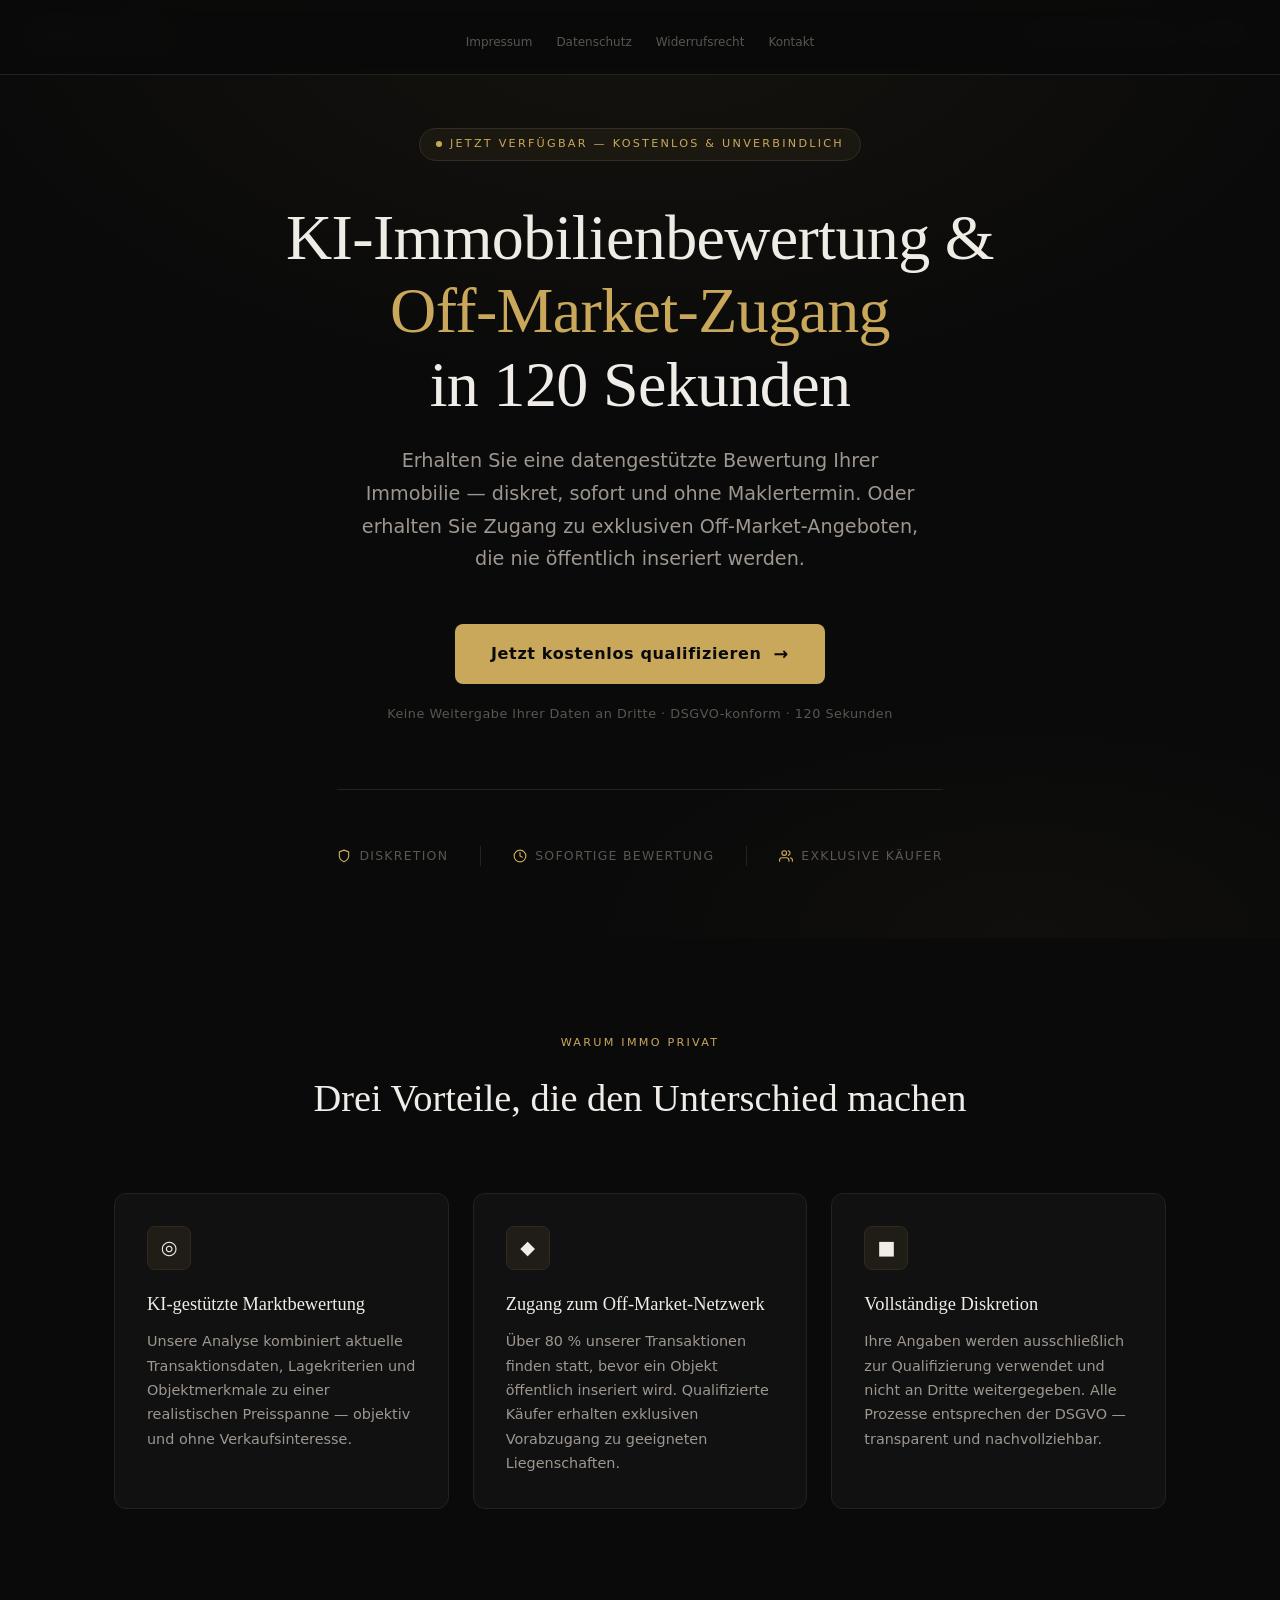
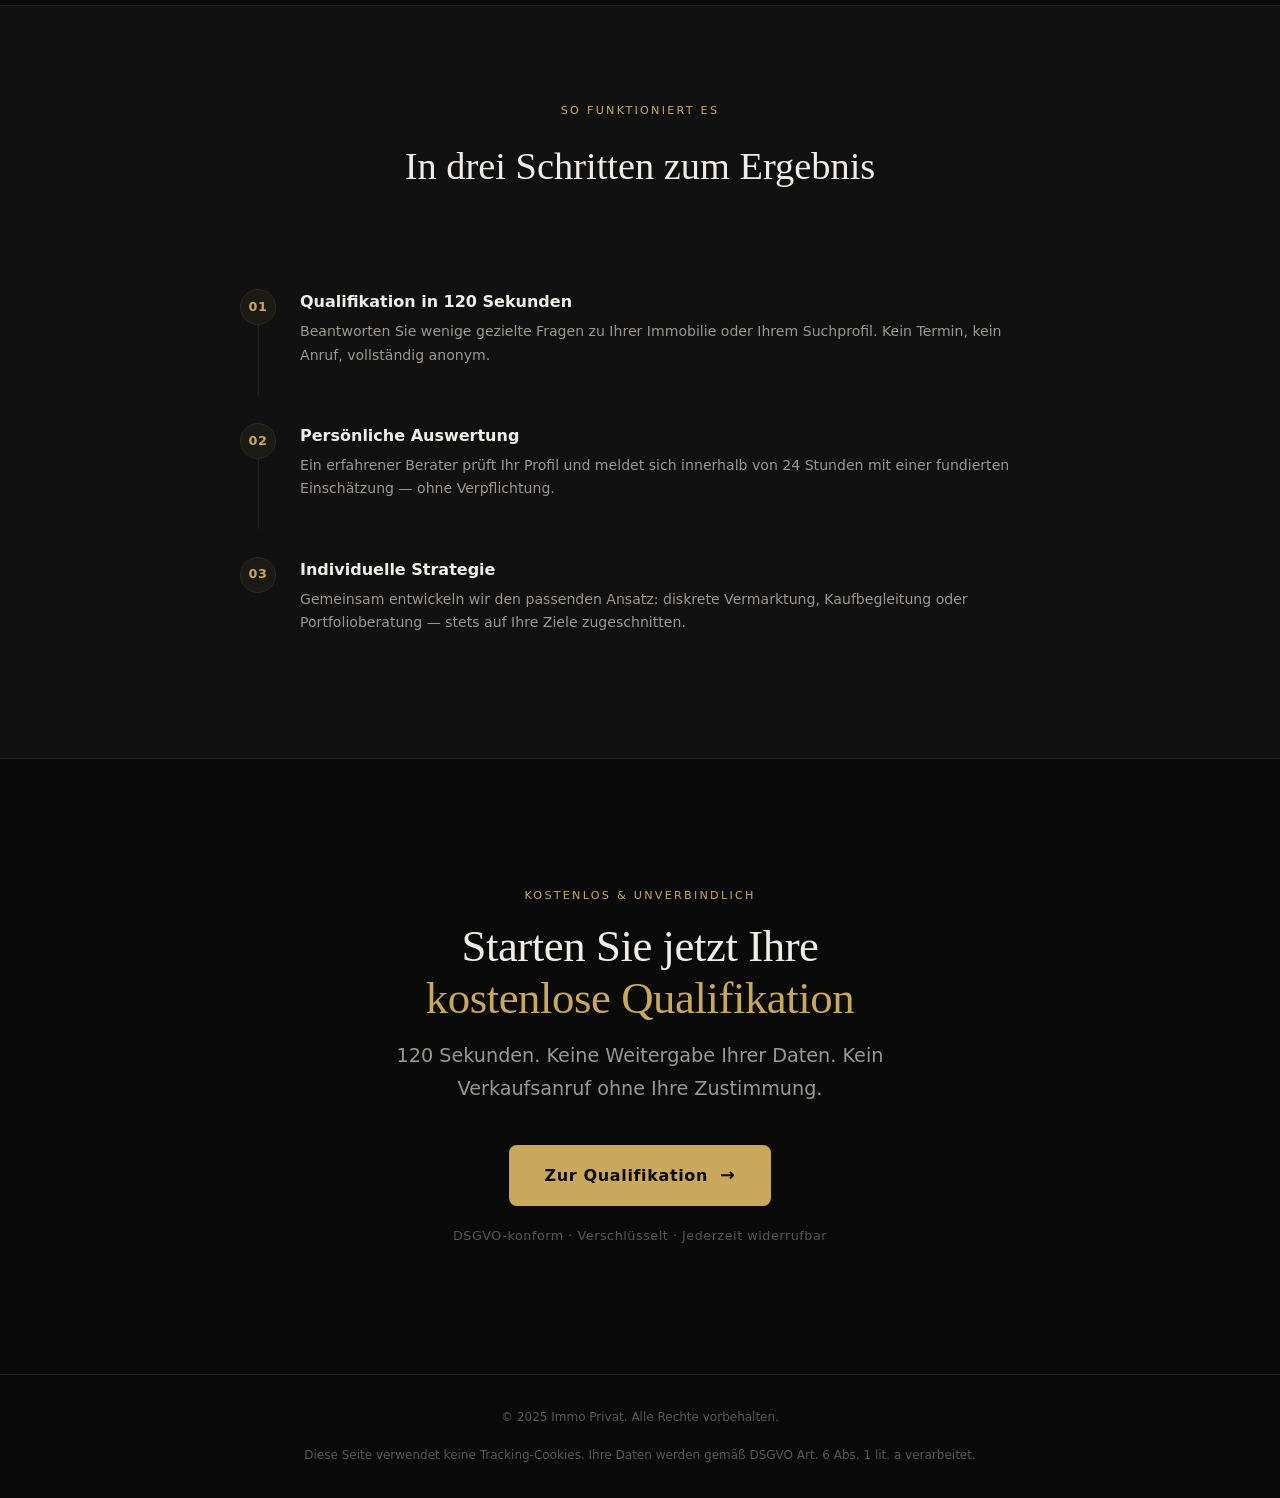
<file: landing/index.html>
<!DOCTYPE html>
<html lang="de">
<head>
  <meta charset="UTF-8" />
  <meta name="viewport" content="width=device-width, initial-scale=1.0" />
  <meta name="description" content="KI-gestützte Immobilienbewertung und exklusiver Off-Market-Zugang in 120 Sekunden. Diskret, sofort, DSGVO-konform." />
  <title>KI-Immobilienbewertung &amp; Off-Market-Zugang in 120 Sekunden</title>
  <style>
    *, *::before, *::after {
      box-sizing: border-box;
      margin: 0;
      padding: 0;
    }

    :root {
      --bg-primary:    #0a0a0a;
      --bg-card:       #111111;
      --bg-card-hover: #161616;
      --accent:        #c9a85c;
      --accent-dark:   #a8863d;
      --accent-light:  #e8c97a;
      --text-primary:  #f0ede8;
      --text-secondary:#9e9790;
      --text-muted:    #5a5650;
      --border:        #222222;
      --border-accent: #2e2a22;
      --radius-sm:     4px;
      --radius-md:     8px;
      --radius-lg:     12px;
      --font-main:     'Georgia', 'Times New Roman', serif;
      --font-sans:     system-ui, -apple-system, 'Segoe UI', sans-serif;
    }

    html {
      scroll-behavior: smooth;
    }

    body {
      background-color: var(--bg-primary);
      color: var(--text-primary);
      font-family: var(--font-sans);
      line-height: 1.6;
      min-height: 100vh;
      -webkit-font-smoothing: antialiased;
    }

    /* ── Navigation ── */
    nav {
      position: fixed;
      top: 0;
      left: 0;
      right: 0;
      z-index: 100;
      display: flex;
      align-items: center;
      justify-content: space-between;
      padding: 1.25rem 2rem;
      background: rgba(10, 10, 10, 0.92);
      backdrop-filter: blur(12px);
      -webkit-backdrop-filter: blur(12px);
      border-bottom: 1px solid var(--border);
    }

    .nav-logo {
      font-family: var(--font-main);
      font-size: 1.1rem;
      letter-spacing: 0.12em;
      color: var(--accent);
      text-transform: uppercase;
      text-decoration: none;
    }

    .nav-tagline {
      font-size: 0.75rem;
      color: var(--text-muted);
      letter-spacing: 0.08em;
      text-transform: uppercase;
    }

    /* ── Hero ── */
    .hero {
      min-height: 100vh;
      display: flex;
      flex-direction: column;
      align-items: center;
      justify-content: center;
      padding: 8rem 1.5rem 4rem;
      text-align: center;
      position: relative;
      overflow: hidden;
    }

    .hero::before {
      content: '';
      position: absolute;
      inset: 0;
      background:
        radial-gradient(ellipse 80% 60% at 50% 0%, rgba(201,168,92,0.06) 0%, transparent 70%),
        radial-gradient(ellipse 60% 40% at 80% 100%, rgba(201,168,92,0.03) 0%, transparent 60%);
      pointer-events: none;
    }

    .hero-eyebrow {
      display: inline-flex;
      align-items: center;
      gap: 0.5rem;
      font-size: 0.7rem;
      letter-spacing: 0.2em;
      text-transform: uppercase;
      color: var(--accent);
      border: 1px solid var(--border-accent);
      background: rgba(201,168,92,0.06);
      padding: 0.4rem 1rem;
      border-radius: 100px;
      margin-bottom: 2.5rem;
    }

    .hero-eyebrow::before {
      content: '';
      width: 6px;
      height: 6px;
      border-radius: 50%;
      background: var(--accent);
      animation: pulse 2s ease-in-out infinite;
    }

    @keyframes pulse {
      0%, 100% { opacity: 1; transform: scale(1); }
      50%       { opacity: 0.4; transform: scale(0.8); }
    }

    .hero-headline {
      font-family: var(--font-main);
      font-size: clamp(2rem, 6vw, 4rem);
      font-weight: normal;
      line-height: 1.15;
      letter-spacing: -0.01em;
      color: var(--text-primary);
      max-width: 820px;
      margin: 0 auto 1.5rem;
    }

    .hero-headline em {
      font-style: normal;
      color: var(--accent);
    }

    .hero-sub {
      font-size: clamp(1rem, 2.5vw, 1.2rem);
      color: var(--text-secondary);
      max-width: 560px;
      margin: 0 auto 3rem;
      line-height: 1.7;
    }

    .cta-primary {
      display: inline-flex;
      align-items: center;
      gap: 0.75rem;
      background: var(--accent);
      color: #0a0a0a;
      text-decoration: none;
      font-weight: 700;
      font-size: 1rem;
      letter-spacing: 0.04em;
      padding: 1rem 2.25rem;
      border-radius: var(--radius-md);
      transition: background 0.2s ease, transform 0.15s ease, box-shadow 0.2s ease;
      box-shadow: 0 0 0 0 rgba(201,168,92,0.4);
    }

    .cta-primary:hover {
      background: var(--accent-light);
      transform: translateY(-2px);
      box-shadow: 0 8px 32px rgba(201,168,92,0.25);
    }

    .cta-primary:active {
      transform: translateY(0);
    }

    .cta-arrow {
      font-size: 1.1rem;
      transition: transform 0.2s ease;
    }

    .cta-primary:hover .cta-arrow {
      transform: translateX(4px);
    }

    .hero-note {
      margin-top: 1.25rem;
      font-size: 0.8rem;
      color: var(--text-muted);
      letter-spacing: 0.04em;
    }

    /* ── Trust bar ── */
    .trust-bar {
      display: flex;
      align-items: center;
      justify-content: center;
      flex-wrap: wrap;
      gap: 0 2rem;
      margin-top: 4rem;
      padding-top: 3rem;
      border-top: 1px solid var(--border);
    }

    .trust-item {
      display: flex;
      align-items: center;
      gap: 0.5rem;
      font-size: 0.78rem;
      letter-spacing: 0.1em;
      text-transform: uppercase;
      color: var(--text-muted);
      padding: 0.5rem 0;
    }

    .trust-item svg {
      flex-shrink: 0;
      color: var(--accent);
    }

    .trust-divider {
      width: 1px;
      height: 20px;
      background: var(--border);
    }

    /* ── Benefits ── */
    .benefits {
      padding: 6rem 1.5rem;
      max-width: 1100px;
      margin: 0 auto;
    }

    .section-label {
      font-size: 0.7rem;
      letter-spacing: 0.2em;
      text-transform: uppercase;
      color: var(--accent);
      margin-bottom: 1rem;
      text-align: center;
    }

    .section-title {
      font-family: var(--font-main);
      font-size: clamp(1.6rem, 4vw, 2.4rem);
      font-weight: normal;
      text-align: center;
      margin-bottom: 4rem;
      color: var(--text-primary);
    }

    .benefits-grid {
      display: grid;
      grid-template-columns: repeat(auto-fit, minmax(280px, 1fr));
      gap: 1.5rem;
    }

    .benefit-card {
      background: var(--bg-card);
      border: 1px solid var(--border);
      border-radius: var(--radius-lg);
      padding: 2rem;
      transition: background 0.2s ease, border-color 0.2s ease;
    }

    .benefit-card:hover {
      background: var(--bg-card-hover);
      border-color: var(--border-accent);
    }

    .benefit-icon {
      width: 44px;
      height: 44px;
      border-radius: var(--radius-md);
      background: rgba(201,168,92,0.08);
      border: 1px solid var(--border-accent);
      display: flex;
      align-items: center;
      justify-content: center;
      margin-bottom: 1.25rem;
      font-size: 1.2rem;
    }

    .benefit-title {
      font-family: var(--font-main);
      font-size: 1.15rem;
      font-weight: normal;
      margin-bottom: 0.6rem;
      color: var(--text-primary);
    }

    .benefit-desc {
      font-size: 0.9rem;
      color: var(--text-secondary);
      line-height: 1.7;
    }

    /* ── Process ── */
    .process {
      padding: 6rem 1.5rem;
      background: var(--bg-card);
      border-top: 1px solid var(--border);
      border-bottom: 1px solid var(--border);
    }

    .process-inner {
      max-width: 800px;
      margin: 0 auto;
      text-align: center;
    }

    .steps {
      display: flex;
      flex-direction: column;
      gap: 0;
      margin-top: 3rem;
      text-align: left;
    }

    .step {
      display: flex;
      gap: 1.5rem;
      padding: 1.75rem 0;
      position: relative;
    }

    .step:not(:last-child)::after {
      content: '';
      position: absolute;
      left: 18px;
      top: calc(1.75rem + 36px);
      bottom: 0;
      width: 1px;
      background: var(--border);
    }

    .step-number {
      flex-shrink: 0;
      width: 36px;
      height: 36px;
      border-radius: 50%;
      border: 1px solid var(--border-accent);
      background: rgba(201,168,92,0.06);
      display: flex;
      align-items: center;
      justify-content: center;
      font-size: 0.8rem;
      font-weight: 700;
      color: var(--accent);
      letter-spacing: 0.05em;
    }

    .step-content {}

    .step-title {
      font-weight: 600;
      font-size: 1rem;
      margin-bottom: 0.35rem;
      color: var(--text-primary);
    }

    .step-desc {
      font-size: 0.88rem;
      color: var(--text-secondary);
      line-height: 1.65;
    }

    /* ── CTA Section ── */
    .cta-section {
      padding: 8rem 1.5rem;
      text-align: center;
      max-width: 700px;
      margin: 0 auto;
    }

    .cta-section .hero-headline {
      font-size: clamp(1.6rem, 4vw, 2.8rem);
      margin-bottom: 1rem;
    }

    .cta-section .hero-sub {
      margin-bottom: 2.5rem;
    }

    /* ── Footer ── */
    footer {
      border-top: 1px solid var(--border);
      padding: 2rem 1.5rem;
      text-align: center;
      font-size: 0.75rem;
      color: var(--text-muted);
      line-height: 1.8;
    }

    footer a {
      color: var(--text-muted);
      text-decoration: none;
      transition: color 0.15s;
    }

    footer a:hover {
      color: var(--text-secondary);
    }

    footer .footer-links {
      display: flex;
      justify-content: center;
      gap: 1.5rem;
      flex-wrap: wrap;
      margin-top: 0.75rem;
    }

    /* ── Responsive ── */
    @media (max-width: 600px) {
      nav {
        padding: 1rem 1.25rem;
      }

      .nav-tagline {
        display: none;
      }

      .hero {
        padding: 7rem 1.25rem 3rem;
      }

      .trust-bar {
        gap: 0.25rem 1.25rem;
      }

      .trust-divider {
        display: none;
      }

      .benefits, .cta-section {
        padding: 4rem 1.25rem;
      }

      .process {
        padding: 4rem 1.25rem;
      }

      .step {
        gap: 1rem;
      }
    }
  </style>
</head>
<body>

  <!-- Navigation -->
  <nav>
    <a href="#" class="nav-logo">Immo Privat</a>
    <span class="nav-tagline">Exklusive Beratung &middot; Europa</span>
  </nav>

  <!-- Hero Section -->
  <section class="hero">
    <div class="hero-eyebrow">Jetzt verfügbar &mdash; kostenlos & unverbindlich</div>

    <h1 class="hero-headline">
      KI-Immobilienbewertung &amp;<br />
      <em>Off-Market-Zugang</em><br />
      in 120 Sekunden
    </h1>

    <p class="hero-sub">
      Erhalten Sie eine datengestützte Bewertung Ihrer Immobilie&nbsp;&mdash;
      diskret, sofort und ohne Maklertermin. Oder erhalten Sie Zugang zu
      exklusiven Off-Market-Angeboten, die nie öffentlich inseriert werden.
    </p>

    <a href="https://tally.so" class="cta-primary" target="_blank" rel="noopener noreferrer">
      Jetzt kostenlos qualifizieren
      <span class="cta-arrow">&#8594;</span>
    </a>

    <p class="hero-note">Keine Weitergabe Ihrer Daten an Dritte &middot; DSGVO-konform &middot; 120 Sekunden</p>

    <!-- Trust Signals -->
    <div class="trust-bar">
      <div class="trust-item">
        <svg width="14" height="14" viewBox="0 0 24 24" fill="none" stroke="currentColor" stroke-width="2" stroke-linecap="round" stroke-linejoin="round" aria-hidden="true"><path d="M12 22s8-4 8-10V5l-8-3-8 3v7c0 6 8 10 8 10z"/></svg>
        Diskretion
      </div>
      <div class="trust-divider"></div>
      <div class="trust-item">
        <svg width="14" height="14" viewBox="0 0 24 24" fill="none" stroke="currentColor" stroke-width="2" stroke-linecap="round" stroke-linejoin="round" aria-hidden="true"><circle cx="12" cy="12" r="10"/><polyline points="12 6 12 12 16 14"/></svg>
        Sofortige Bewertung
      </div>
      <div class="trust-divider"></div>
      <div class="trust-item">
        <svg width="14" height="14" viewBox="0 0 24 24" fill="none" stroke="currentColor" stroke-width="2" stroke-linecap="round" stroke-linejoin="round" aria-hidden="true"><path d="M17 21v-2a4 4 0 0 0-4-4H5a4 4 0 0 0-4 4v2"/><circle cx="9" cy="7" r="4"/><path d="M23 21v-2a4 4 0 0 0-3-3.87"/><path d="M16 3.13a4 4 0 0 1 0 7.75"/></svg>
        Exklusive Käufer
      </div>
    </div>
  </section>

  <!-- Benefits Section -->
  <section class="benefits" aria-labelledby="benefits-title">
    <p class="section-label">Warum Immo Privat</p>
    <h2 class="section-title" id="benefits-title">Drei Vorteile, die den Unterschied machen</h2>

    <div class="benefits-grid">

      <div class="benefit-card">
        <div class="benefit-icon" aria-hidden="true">&#9678;</div>
        <h3 class="benefit-title">KI-gestützte Marktbewertung</h3>
        <p class="benefit-desc">
          Unsere Analyse kombiniert aktuelle Transaktionsdaten, Lagekriterien und
          Objektmerkmale zu einer realistischen Preisspanne &mdash; objektiv und
          ohne Verkaufsinteresse.
        </p>
      </div>

      <div class="benefit-card">
        <div class="benefit-icon" aria-hidden="true">&#9670;</div>
        <h3 class="benefit-title">Zugang zum Off-Market-Netzwerk</h3>
        <p class="benefit-desc">
          Über 80&nbsp;% unserer Transaktionen finden statt, bevor ein Objekt
          öffentlich inseriert wird. Qualifizierte Käufer erhalten exklusiven
          Vorabzugang zu geeigneten Liegenschaften.
        </p>
      </div>

      <div class="benefit-card">
        <div class="benefit-icon" aria-hidden="true">&#9632;</div>
        <h3 class="benefit-title">Vollständige Diskretion</h3>
        <p class="benefit-desc">
          Ihre Angaben werden ausschließlich zur Qualifizierung verwendet und
          nicht an Dritte weitergegeben. Alle Prozesse entsprechen der
          DSGVO&nbsp;&mdash; transparent und nachvollziehbar.
        </p>
      </div>

    </div>
  </section>

  <!-- Process Section -->
  <section class="process" aria-labelledby="process-title">
    <div class="process-inner">
      <p class="section-label">So funktioniert es</p>
      <h2 class="section-title" id="process-title">In drei Schritten zum Ergebnis</h2>

      <div class="steps">

        <div class="step">
          <div class="step-number" aria-hidden="true">01</div>
          <div class="step-content">
            <p class="step-title">Qualifikation in 120 Sekunden</p>
            <p class="step-desc">
              Beantworten Sie wenige gezielte Fragen zu Ihrer Immobilie oder
              Ihrem Suchprofil. Kein Termin, kein Anruf, vollständig anonym.
            </p>
          </div>
        </div>

        <div class="step">
          <div class="step-number" aria-hidden="true">02</div>
          <div class="step-content">
            <p class="step-title">Persönliche Auswertung</p>
            <p class="step-desc">
              Ein erfahrener Berater prüft Ihr Profil und meldet sich innerhalb
              von 24 Stunden mit einer fundierten Einschätzung &mdash;
              ohne Verpflichtung.
            </p>
          </div>
        </div>

        <div class="step">
          <div class="step-number" aria-hidden="true">03</div>
          <div class="step-content">
            <p class="step-title">Individuelle Strategie</p>
            <p class="step-desc">
              Gemeinsam entwickeln wir den passenden Ansatz: diskrete
              Vermarktung, Kaufbegleitung oder Portfolioberatung &mdash;
              stets auf Ihre Ziele zugeschnitten.
            </p>
          </div>
        </div>

      </div>
    </div>
  </section>

  <!-- Final CTA -->
  <section class="cta-section" aria-labelledby="cta-title">
    <p class="section-label">Kostenlos &amp; unverbindlich</p>
    <h2 class="hero-headline" id="cta-title">
      Starten Sie jetzt Ihre<br /><em>kostenlose Qualifikation</em>
    </h2>
    <p class="hero-sub">
      120 Sekunden. Keine Weitergabe Ihrer Daten.
      Kein Verkaufsanruf ohne Ihre Zustimmung.
    </p>
    <a href="https://tally.so" class="cta-primary" target="_blank" rel="noopener noreferrer">
      Zur Qualifikation
      <span class="cta-arrow">&#8594;</span>
    </a>
    <p class="hero-note">DSGVO-konform &middot; Verschlüsselt &middot; Jederzeit widerrufbar</p>
  </section>

  <!-- Footer -->
  <footer>
    <p>&copy; 2025 Immo Privat. Alle Rechte vorbehalten.</p>
    <nav class="footer-links" aria-label="Footer-Navigation">
      <a href="#">Impressum</a>
      <a href="#">Datenschutz</a>
      <a href="#">Widerrufsrecht</a>
      <a href="#">Kontakt</a>
    </nav>
    <p style="margin-top:1rem;">
      Diese Seite verwendet keine Tracking-Cookies. Ihre Daten werden gem&auml;&szlig;
      DSGVO&nbsp;Art.&nbsp;6 Abs.&nbsp;1 lit.&nbsp;a verarbeitet.
    </p>
  </footer>

</body>
</html>
</file>
